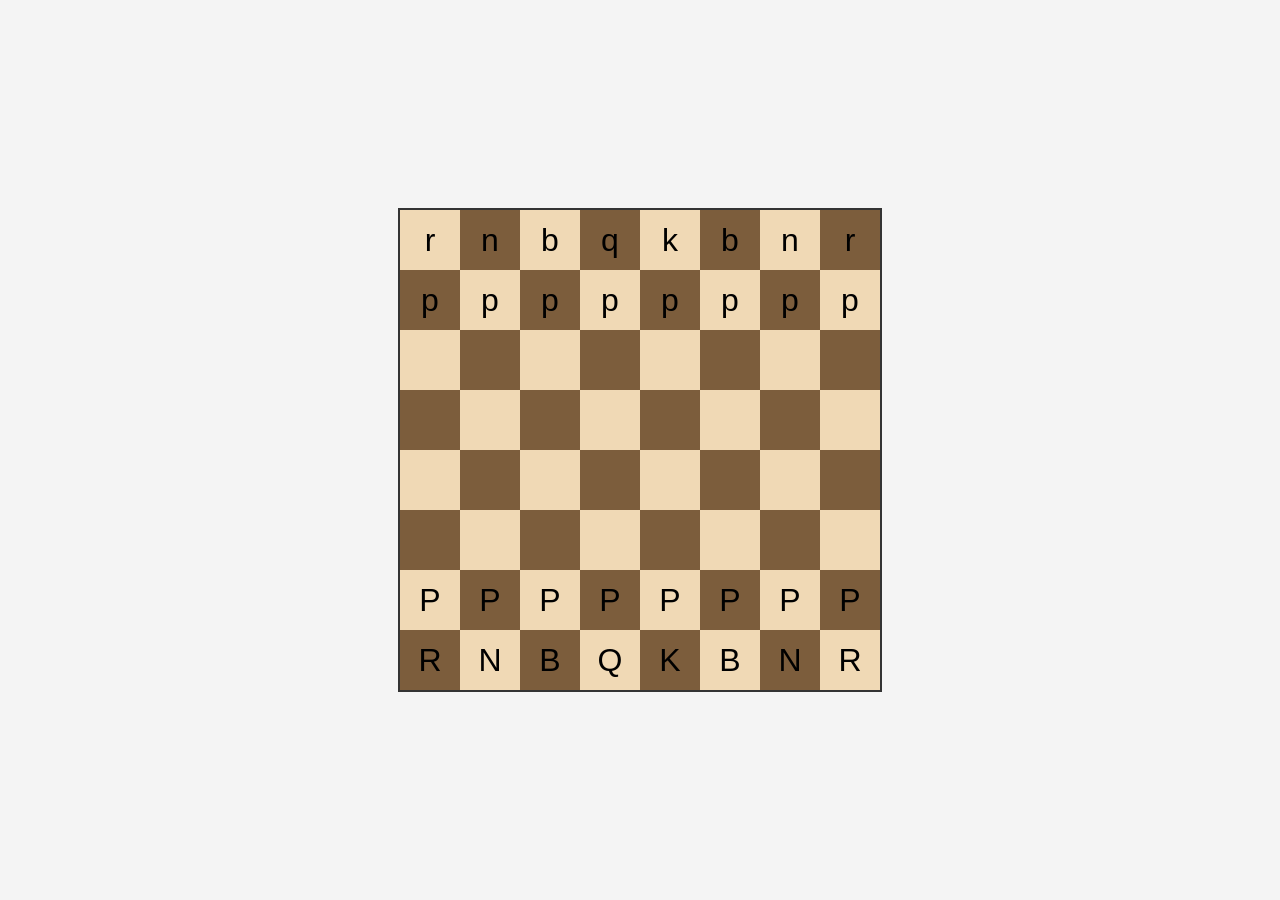
<file: game/index.html>
<!DOCTYPE html>
<html lang="en">
<head>
    <meta charset="UTF-8">
    <meta name="viewport" content="width=device-width, initial-scale=1.0">
    <title>Cờ Vua</title>
    <link rel="stylesheet" href="style.css">
</head>
<body>
    <div id="board"></div>
    <script src="script.js"></script>
</body>
</html>
</file>
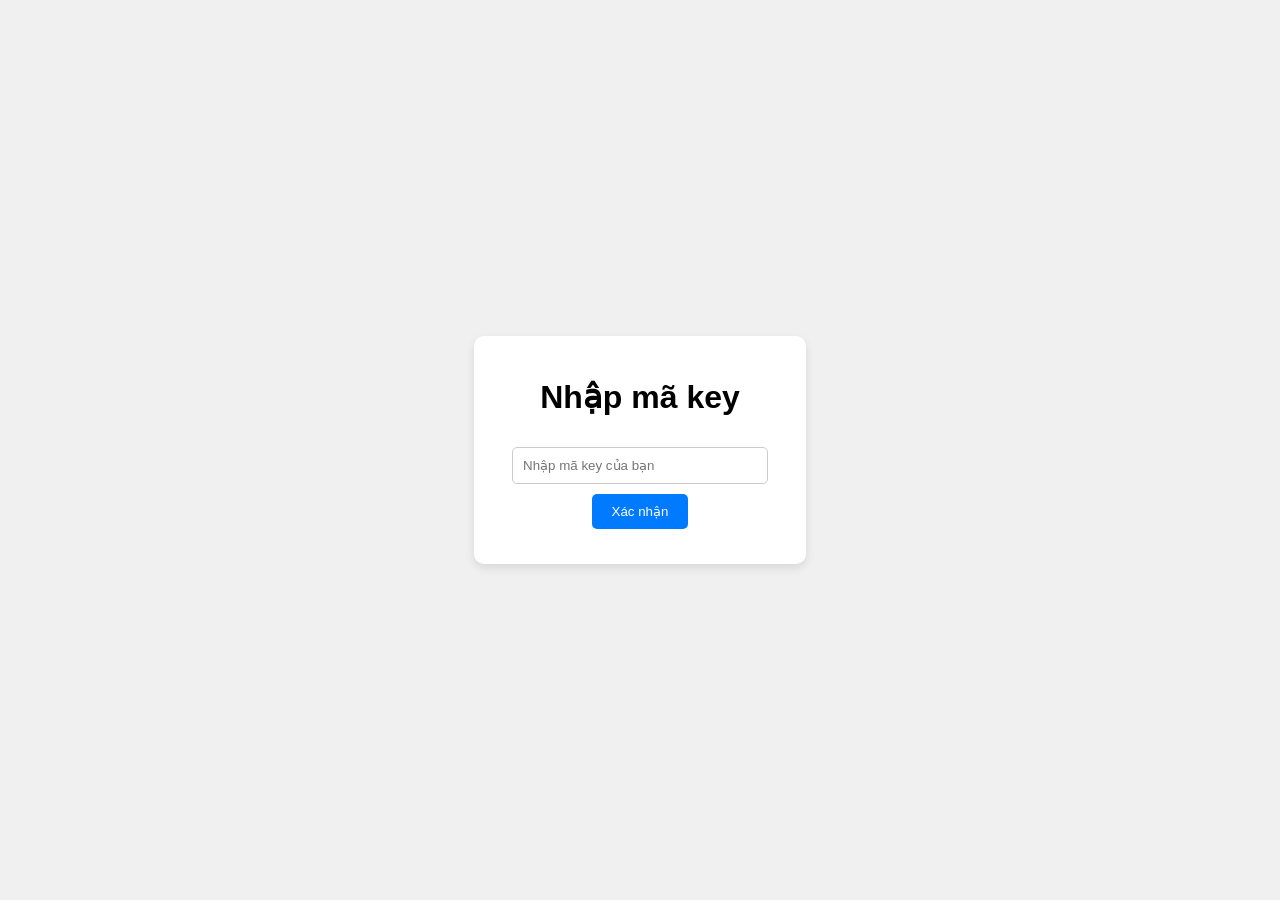
<file: page/index.html>
<!DOCTYPE html>
<html lang="en">
<head>
    <meta charset="UTF-8">
    <meta name="viewport" content="width=device-width, initial-scale=1.0">
    <title>Nhập mã key</title>
    <link rel="stylesheet" href="style.css">
</head>
<body>
    <div class="container">
        <h1>Nhập mã key</h1>
        <input type="password" id="keyInput" placeholder="Nhập mã key của bạn">
        <button id="submitKey">Xác nhận</button>
        <p id="errorMessage" class="error-message"></p>
    </div>
    <script src="script.js"></script>
</body>
</html>
</file>
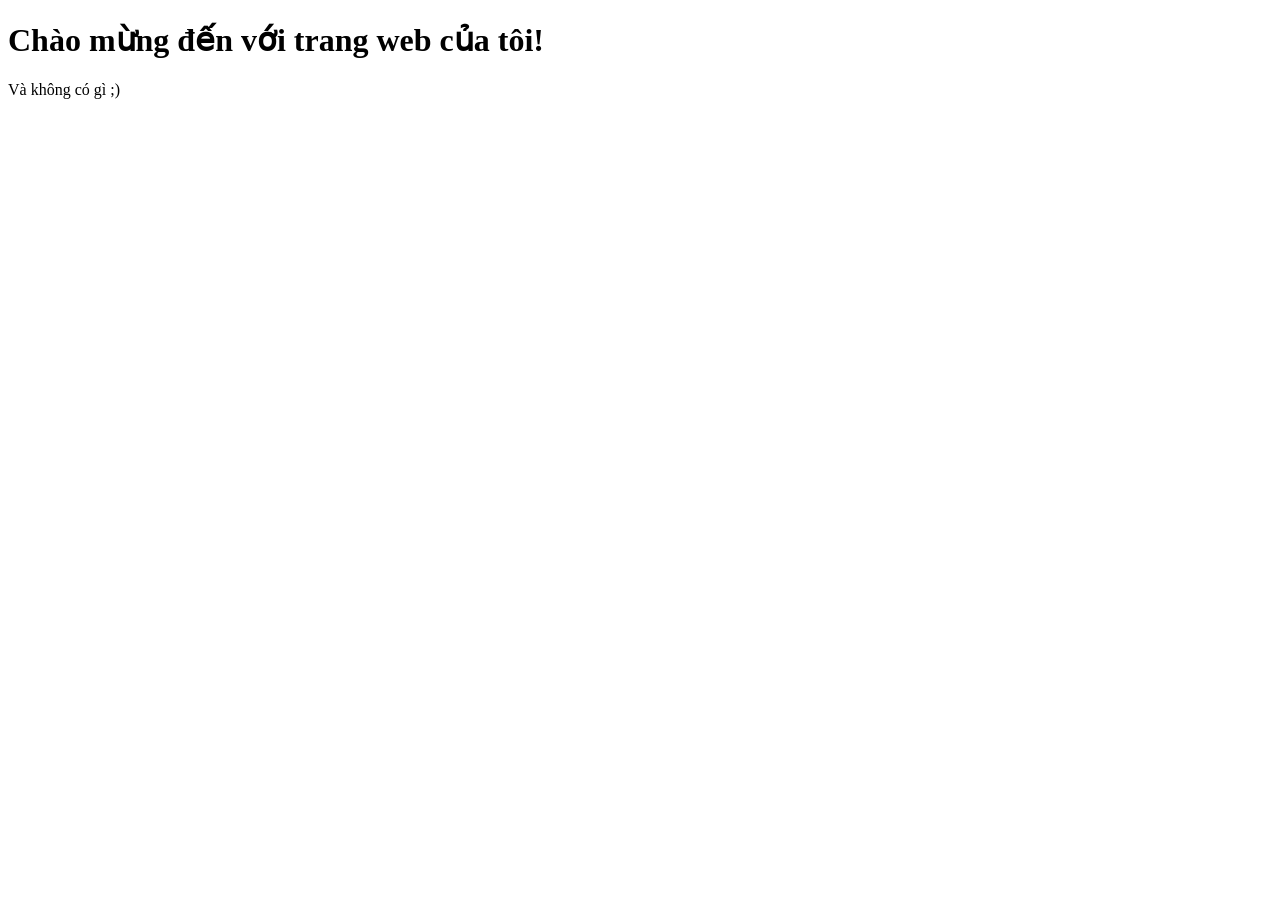
<file: page/index2.html>
<!DOCTYPE html>
<html lang="vi">
<head>
    <meta charset="UTF-8">
    <title>Trang web của tôi</title>
</head>
<body>
    <h1>Chào mừng đến với trang web của tôi!</h1>
    <p>Và không có gì ;)</p>
</body>
</html>
</file>
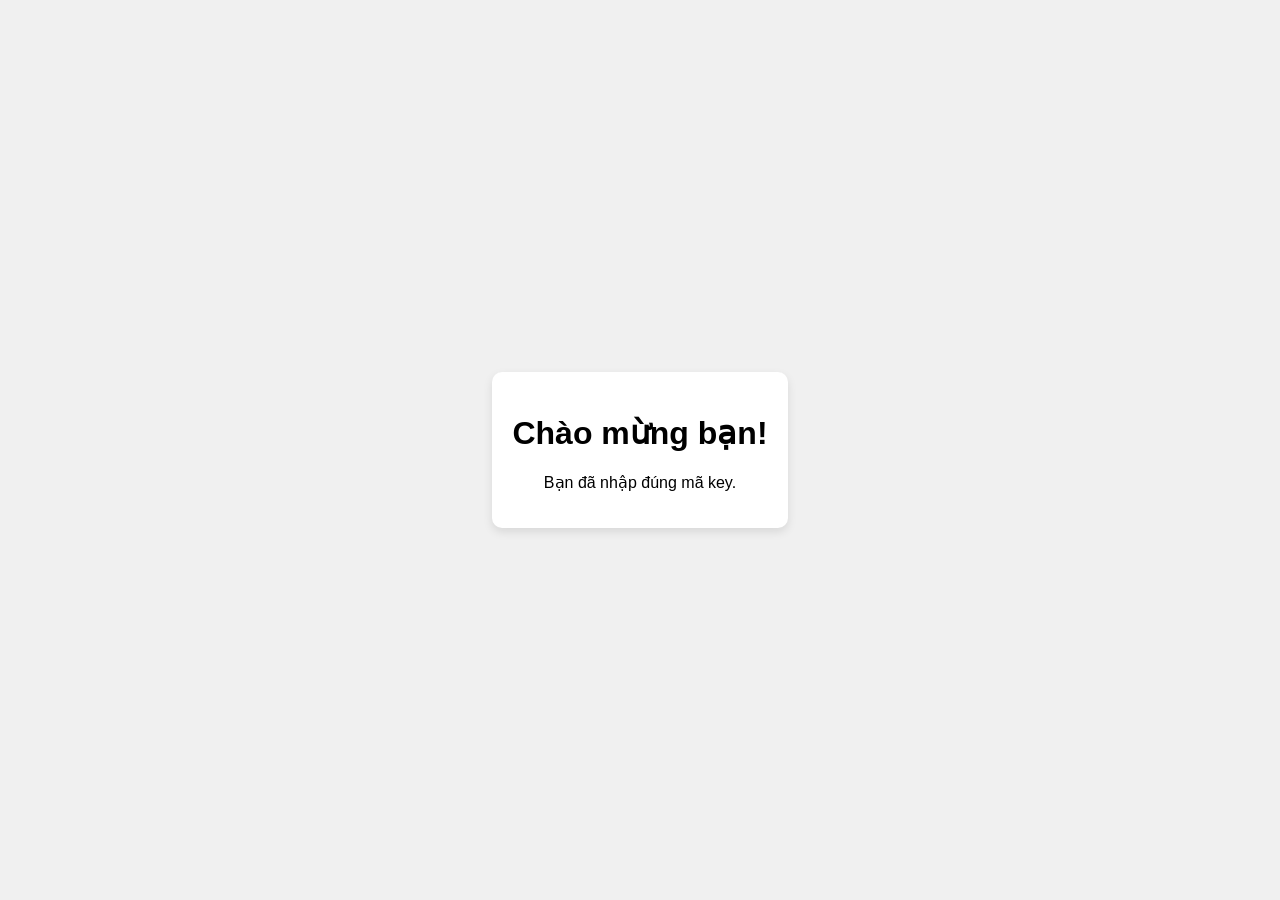
<file: page/welcome.html>
<!DOCTYPE html>
<html lang="en">
<head>
    <meta charset="UTF-8">
    <meta name="viewport" content="width=device-width, initial-scale=1.0">
    <title>Chào mừng</title>
    <link rel="stylesheet" href="style.css">
</head>
<body>
    <div class="container">
        <h1>Chào mừng bạn!</h1>
        <p>Bạn đã nhập đúng mã key.</p>
    </div>
</body>
</html>
</file>
<file: game/style.css>
* {
    margin: 0;
    padding: 0;
    box-sizing: border-box;
}

body {
    font-family: Arial, sans-serif;
    display: flex;
    justify-content: center;
    align-items: center;
    height: 100vh;
    background-color: #f4f4f4;
}

#board {
    display: grid;
    grid-template-columns: repeat(8, 60px);
    grid-template-rows: repeat(8, 60px);
    gap: 0;
    border: 2px solid #333;
}

#board div {
    width: 60px;
    height: 60px;
    display: flex;
    justify-content: center;
    align-items: center;
}

.dark {
    background-color: #7c5d3c;
}

.light {
    background-color: #f0d9b5;
}

.piece {
    font-size: 32px;
    cursor: pointer;
}

.selected {
    border: 2px solid red;
}

.possible-move {
    background-color: rgba(0, 255, 0, 0.5);
}
</file>
<file: page/style.css>
body {
    font-family: Arial, sans-serif;
    display: flex;
    justify-content: center;
    align-items: center;
    height: 100vh;
    margin: 0;
    background-color: #f0f0f0;
}

.container {
    text-align: center;
    background: #fff;
    padding: 20px;
    border-radius: 10px;
    box-shadow: 0 4px 10px rgba(0, 0, 0, 0.1);
}

input {
    padding: 10px;
    margin: 10px 0;
    width: 80%;
    border: 1px solid #ccc;
    border-radius: 5px;
}

button {
    padding: 10px 20px;
    background-color: #007bff;
    color: #fff;
    border: none;
    border-radius: 5px;
    cursor: pointer;
}

button:hover {
    background-color: #0056b3;
}

.error-message {
    color: red;
    font-size: 0.9em;
}
</file>
